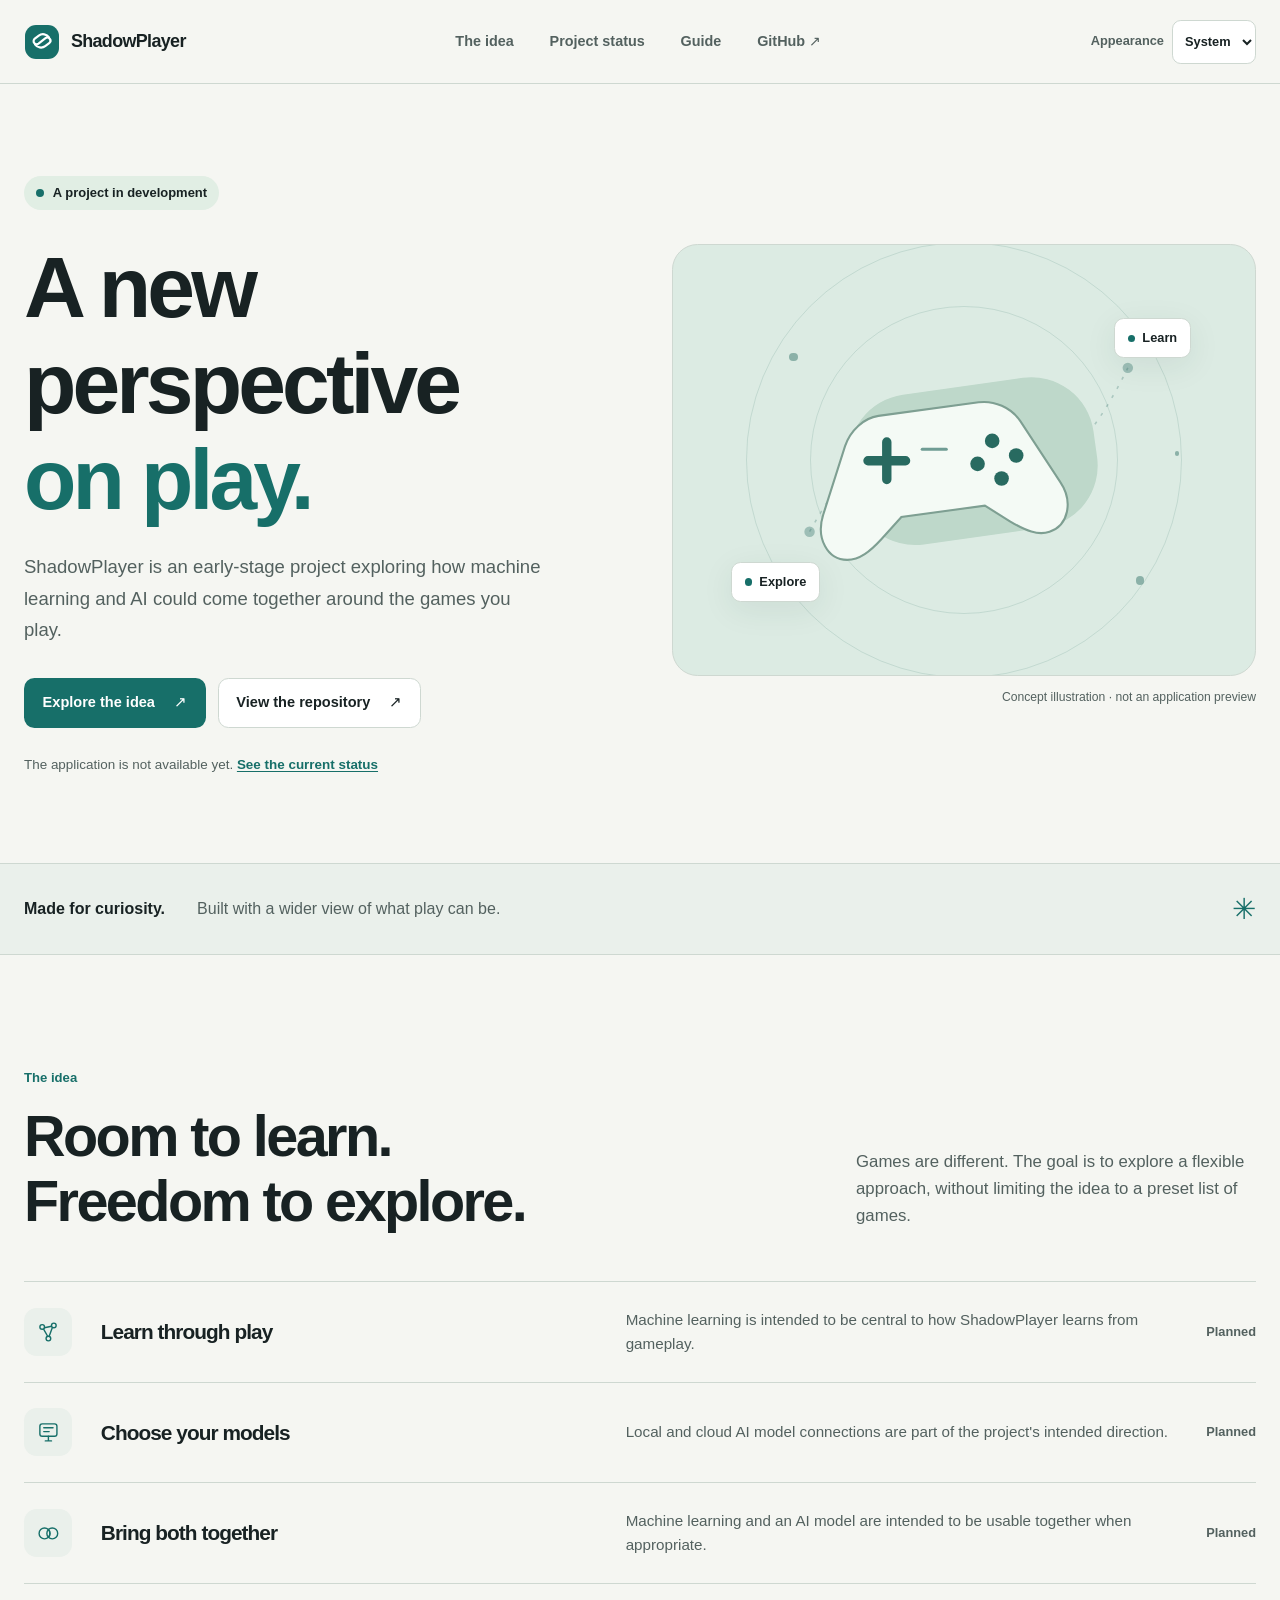
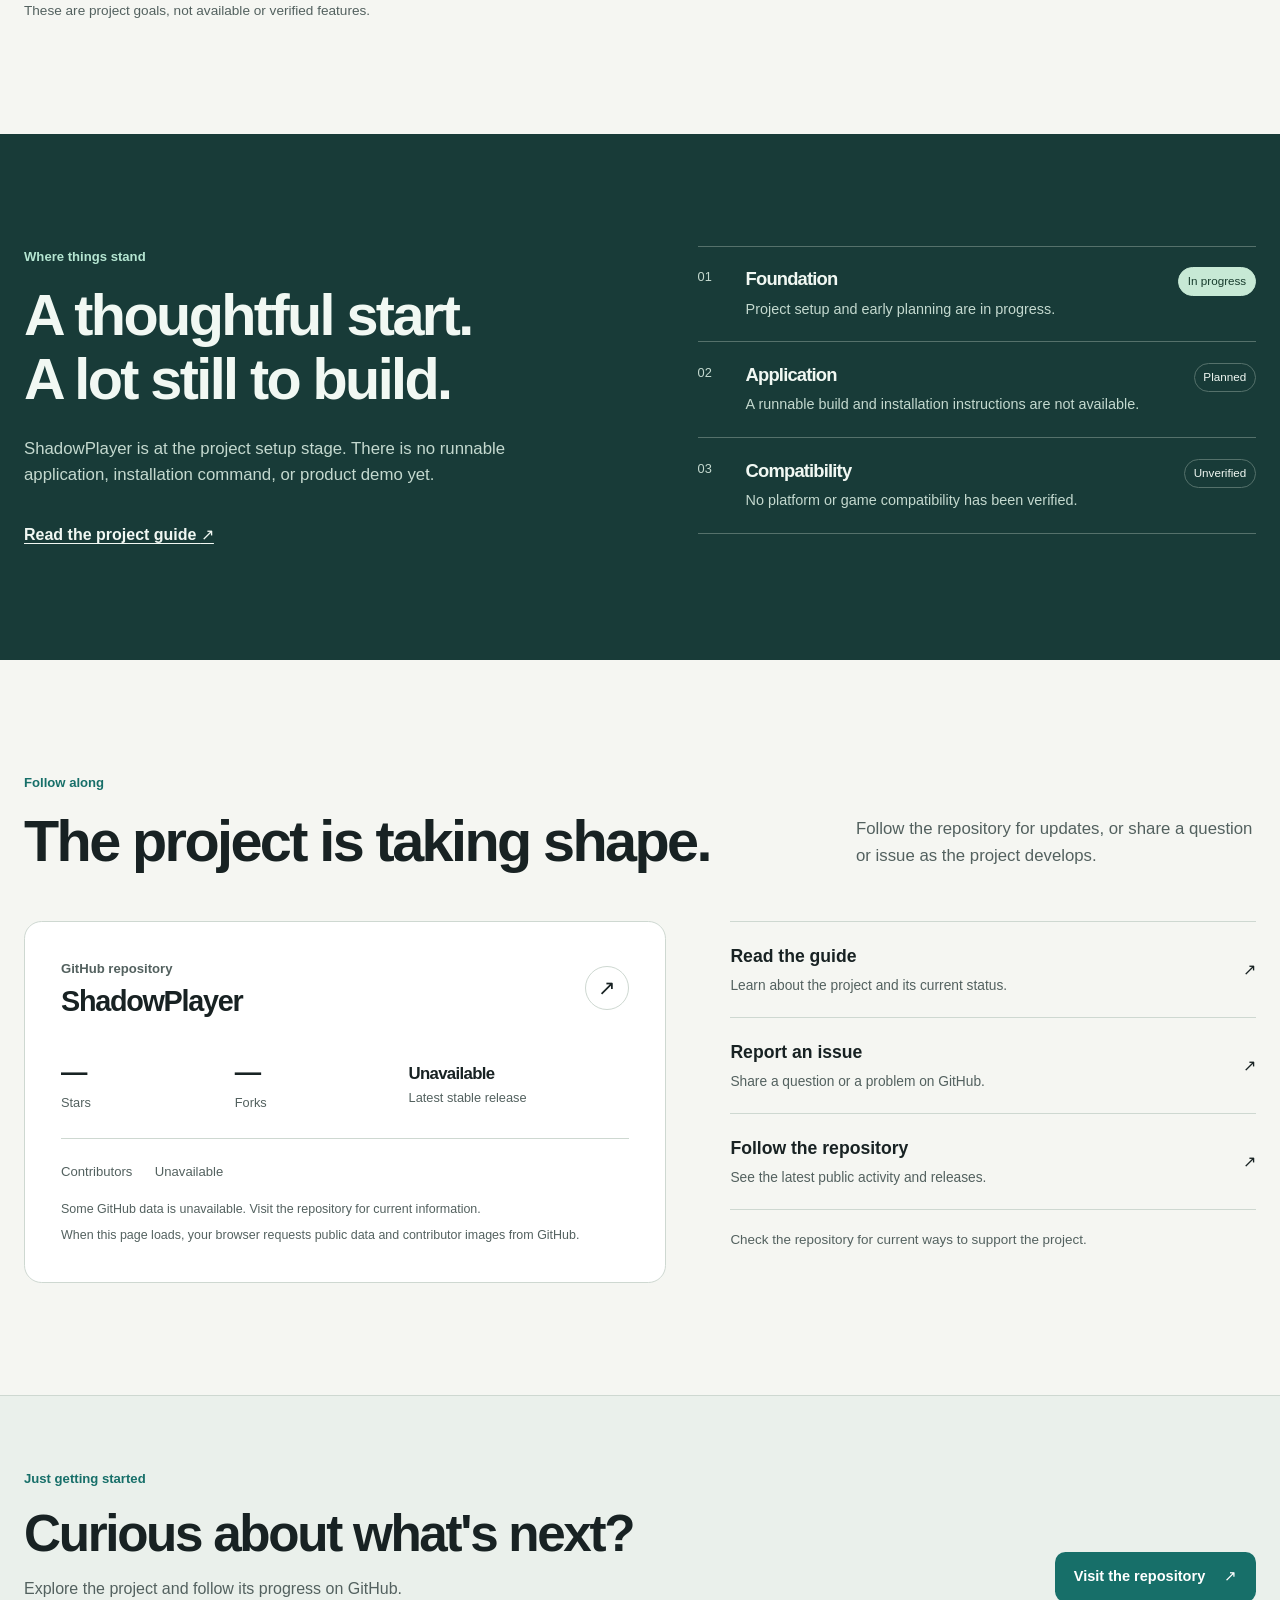
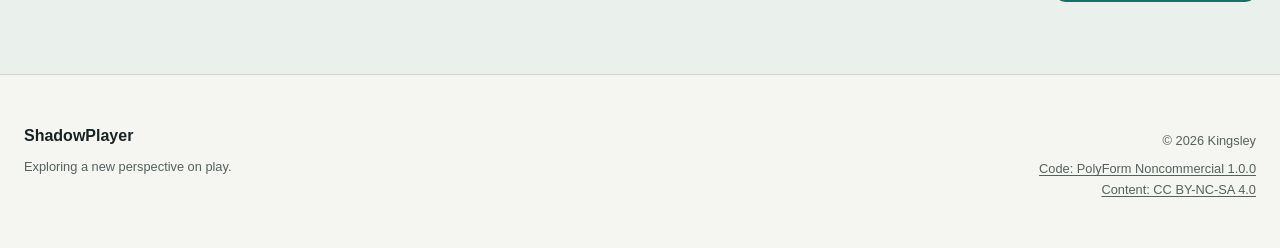
<file: index.html>
<!doctype html>
<html lang="en">
<head>
  <meta charset="utf-8">
  <meta name="viewport" content="width=device-width, initial-scale=1">
  <meta name="description" content="Meet ShadowPlayer, an early-stage project exploring machine learning and AI for gameplay.">
  <meta name="color-scheme" content="light dark">
  <title>ShadowPlayer — A new perspective on play</title>
  <link rel="icon" type="image/svg+xml" href="assets/favicon.svg">
  <link rel="stylesheet" href="assets/site.css">
  <script src="assets/site.js" defer></script>
</head>
<body>
  <!-- Authored by: OpenAI-Codex_Responsible: Website -->
  <a class="skip-link" href="#main">Skip to content</a>
  <header class="site-header">
    <div class="wrap header-inner">
      <a class="brand" href="./" aria-label="ShadowPlayer home">
        <svg class="brand-mark" viewBox="0 0 36 36" aria-hidden="true"><rect x="1" y="1" width="34" height="34" rx="11" fill="currentColor"/><path d="M11 20.5c2.2 3.2 7 4.1 10.2 1.7l4-3.1c1.4-1.1 1.6-3 .5-4.4a3.1 3.1 0 0 0-4.2-.5l-7 5.4a3.1 3.1 0 0 1-4.2-.5 3.1 3.1 0 0 1 .5-4.4l4-3.1c3.2-2.4 8-1.5 10.2 1.7" fill="none" stroke="var(--mark-ink)" stroke-width="2.2" stroke-linecap="round"/></svg>
        <span>ShadowPlayer</span>
      </a>
      <nav class="site-nav" aria-label="Main navigation">
        <a href="#approach">The idea</a>
        <a href="#status">Project status</a>
        <a href="guide.html">Guide</a>
        <a href="https://github.com/KingsleyHK0323/ShadowPlayer">GitHub <span aria-hidden="true">↗</span></a>
      </nav>
      <div class="theme-picker" hidden>
        <label for="theme-select">Appearance</label>
        <select id="theme-select" aria-label="Appearance">
          <option value="system">System</option>
          <option value="light">Light</option>
          <option value="dark">Dark</option>
        </select>
      </div>
    </div>
  </header>

  <main id="main">
    <section class="hero wrap" aria-labelledby="hero-title">
      <div class="hero-copy">
        <p class="status-pill"><span class="status-dot" aria-hidden="true"></span> A project in development</p>
        <h1 id="hero-title">A new perspective <span>on play.</span></h1>
        <p class="hero-lead">ShadowPlayer is an early-stage project exploring how machine learning and AI could come together around the games you play.</p>
        <div class="button-row">
          <a class="button button-primary" href="#approach">Explore the idea <span aria-hidden="true">↗</span></a>
          <a class="button button-quiet" href="https://github.com/KingsleyHK0323/ShadowPlayer">View the repository <span aria-hidden="true">↗</span></a>
        </div>
        <p class="hero-footnote">The application is not available yet. <a href="#status">See the current status</a></p>
      </div>
      <figure class="hero-figure">
        <div class="illustration" aria-hidden="true">
          <div class="orbit orbit-one"></div><div class="orbit orbit-two"></div>
          <div class="orbit-label orbit-label-top"><span></span> Learn</div>
          <div class="orbit-label orbit-label-bottom"><span></span> Explore</div>
          <svg class="hero-art" viewBox="0 0 460 400" fill="none">
            <path d="M82 269C141 163 198 135 245 171S326 235 387 112" stroke="currentColor" stroke-width="1.5" stroke-dasharray="3 7" opacity=".28"/>
            <circle cx="82" cy="269" r="5" fill="currentColor" opacity=".35"/><circle cx="387" cy="112" r="5" fill="currentColor" opacity=".35"/>
            <g transform="translate(86 113)">
              <rect x="26" y="33" width="236" height="145" rx="60" transform="rotate(-8 26 33)" fill="var(--art-shadow)"/>
              <path d="M62 45C48 47 35 59 30 74L9 140c-7 22 4 43 23 43 12 0 22-8 33-20l19-21 80-11 24 15c15 9 27 14 38 10 18-6 23-29 10-48l-38-58c-9-13-25-20-40-18L62 45Z" fill="var(--art-body)" stroke="var(--art-edge)" stroke-width="2"/>
              <path d="M70 70v36M52 88h36" stroke="var(--art-ink)" stroke-width="9" stroke-linecap="round"/>
              <circle cx="171" cy="69" r="7" fill="var(--art-ink)"/><circle cx="194" cy="83" r="7" fill="var(--art-ink)"/><circle cx="157" cy="91" r="7" fill="var(--art-ink)"/><circle cx="180" cy="105" r="7" fill="var(--art-ink)"/>
              <path d="M104 77h23" stroke="var(--art-ink)" stroke-width="3" stroke-linecap="round" opacity=".65"/>
            </g>
          </svg>
          <div class="signal signal-one"></div><div class="signal signal-two"></div><div class="signal signal-three"></div>
        </div>
        <figcaption>Concept illustration · not an application preview</figcaption>
      </figure>
    </section>

    <section class="intro-band" aria-label="Project introduction">
      <div class="wrap intro-band-inner"><p>Made for curiosity.</p><p>Built with a wider view of what play can be.</p><span aria-hidden="true">✳</span></div>
    </section>

    <section class="section wrap approach" id="approach" aria-labelledby="approach-title">
      <div class="section-heading">
        <div><p class="eyebrow">The idea</p><h2 id="approach-title">Room to learn.<br>Freedom to explore.</h2></div>
        <p>Games are different. The goal is to explore a flexible approach, without limiting the idea to a preset list of games.</p>
      </div>
      <div class="feature-list">
        <article class="feature-row"><div class="feature-icon" aria-hidden="true"><svg viewBox="0 0 32 32"><circle cx="8" cy="9" r="3"/><circle cx="23" cy="7" r="3"/><circle cx="16" cy="24" r="3"/><path d="m11 10 9-2M10 12l5 9m6-11-4 11"/></svg></div><h3>Learn through play</h3><p>Machine learning is intended to be central to how ShadowPlayer learns from gameplay.</p><span class="planned">Planned</span></article>
        <article class="feature-row"><div class="feature-icon" aria-hidden="true"><svg viewBox="0 0 32 32"><rect x="5" y="5" width="22" height="16" rx="3"/><path d="M12 27h8m-4-6v6M10 10h12m-12 5h7"/></svg></div><h3>Choose your models</h3><p>Local and cloud AI model connections are part of the project's intended direction.</p><span class="planned">Planned</span></article>
        <article class="feature-row"><div class="feature-icon" aria-hidden="true"><svg viewBox="0 0 32 32"><circle cx="11" cy="16" r="7"/><circle cx="21" cy="16" r="7"/><path d="M16 11.1a7 7 0 0 1 0 9.8"/></svg></div><h3>Bring both together</h3><p>Machine learning and an AI model are intended to be usable together when appropriate.</p><span class="planned">Planned</span></article>
      </div>
      <p class="section-note">These are project goals, not available or verified features.</p>
    </section>

    <section class="section status-section" id="status" aria-labelledby="status-title">
      <div class="wrap status-grid">
        <div><p class="eyebrow">Where things stand</p><h2 id="status-title">A thoughtful start.<br>A lot still to build.</h2><p class="status-copy">ShadowPlayer is at the project setup stage. There is no runnable application, installation command, or product demo yet.</p><a class="text-link" href="guide.html#current-status">Read the project guide <span aria-hidden="true">↗</span></a></div>
        <div class="status-notes"><div><span class="status-number">01</span><div><h3>Foundation</h3><p>Project setup and early planning are in progress.</p></div><span class="stage stage-current">In progress</span></div><div><span class="status-number">02</span><div><h3>Application</h3><p>A runnable build and installation instructions are not available.</p></div><span class="stage">Planned</span></div><div><span class="status-number">03</span><div><h3>Compatibility</h3><p>No platform or game compatibility has been verified.</p></div><span class="stage">Unverified</span></div></div>
      </div>
    </section>

    <section class="section wrap community" id="community" aria-labelledby="community-title">
      <div class="section-heading"><div><p class="eyebrow">Follow along</p><h2 id="community-title">The project is taking shape.</h2></div><p>Follow the repository for updates, or share a question or issue as the project develops.</p></div>
      <div class="community-grid">
        <div class="repo-panel">
          <div class="repo-heading"><div><p class="small-label">GitHub repository</p><h3>ShadowPlayer</h3></div><a class="round-link" href="https://github.com/KingsleyHK0323/ShadowPlayer" aria-label="View the ShadowPlayer repository">↗</a></div>
          <div class="stat-grid" aria-label="Repository statistics"><div><strong data-stat="stars">—</strong><span>Stars</span></div><div><strong data-stat="forks">—</strong><span>Forks</span></div><div><strong class="release-stat" data-stat="release">—</strong><span>Latest stable release</span></div></div>
          <div class="contributors"><span>Contributors</span><ul class="avatar-list" data-contributors aria-label="Contributors"></ul><span class="contributor-empty" data-contributor-status>Unavailable</span></div>
          <p class="api-status" data-api-status aria-live="polite">GitHub data requires JavaScript. <a href="https://github.com/KingsleyHK0323/ShadowPlayer">View on GitHub</a>.</p>
          <p class="privacy-note">When this page loads, your browser requests public data and contributor images from GitHub.</p>
        </div>
        <div class="community-links"><a href="guide.html"><span><strong>Read the guide</strong><small>Learn about the project and its current status.</small></span><span aria-hidden="true">↗</span></a><a href="https://github.com/KingsleyHK0323/ShadowPlayer/issues"><span><strong>Report an issue</strong><small>Share a question or a problem on GitHub.</small></span><span aria-hidden="true">↗</span></a><a href="https://github.com/KingsleyHK0323/ShadowPlayer"><span><strong>Follow the repository</strong><small>See the latest public activity and releases.</small></span><span aria-hidden="true">↗</span></a><p>Check the repository for current ways to support the project.</p></div>
      </div>
    </section>

    <section class="closing"><div class="wrap closing-inner"><div><p class="eyebrow">Just getting started</p><h2>Curious about what's next?</h2><p>Explore the project and follow its progress on GitHub.</p></div><a class="button button-primary" href="https://github.com/KingsleyHK0323/ShadowPlayer">Visit the repository <span aria-hidden="true">↗</span></a></div></section>
  </main>
  <footer class="site-footer"><div class="wrap footer-inner"><div><a class="footer-brand" href="./">ShadowPlayer</a><p>Exploring a new perspective on play.</p></div><div><p>© 2026 Kingsley</p><p><a href="https://polyformproject.org/licenses/noncommercial/1.0.0">Code: PolyForm Noncommercial 1.0.0</a><br><a href="https://creativecommons.org/licenses/by-nc-sa/4.0/">Content: CC BY-NC-SA 4.0</a></p></div></div></footer>
</body>
</html>
</file>
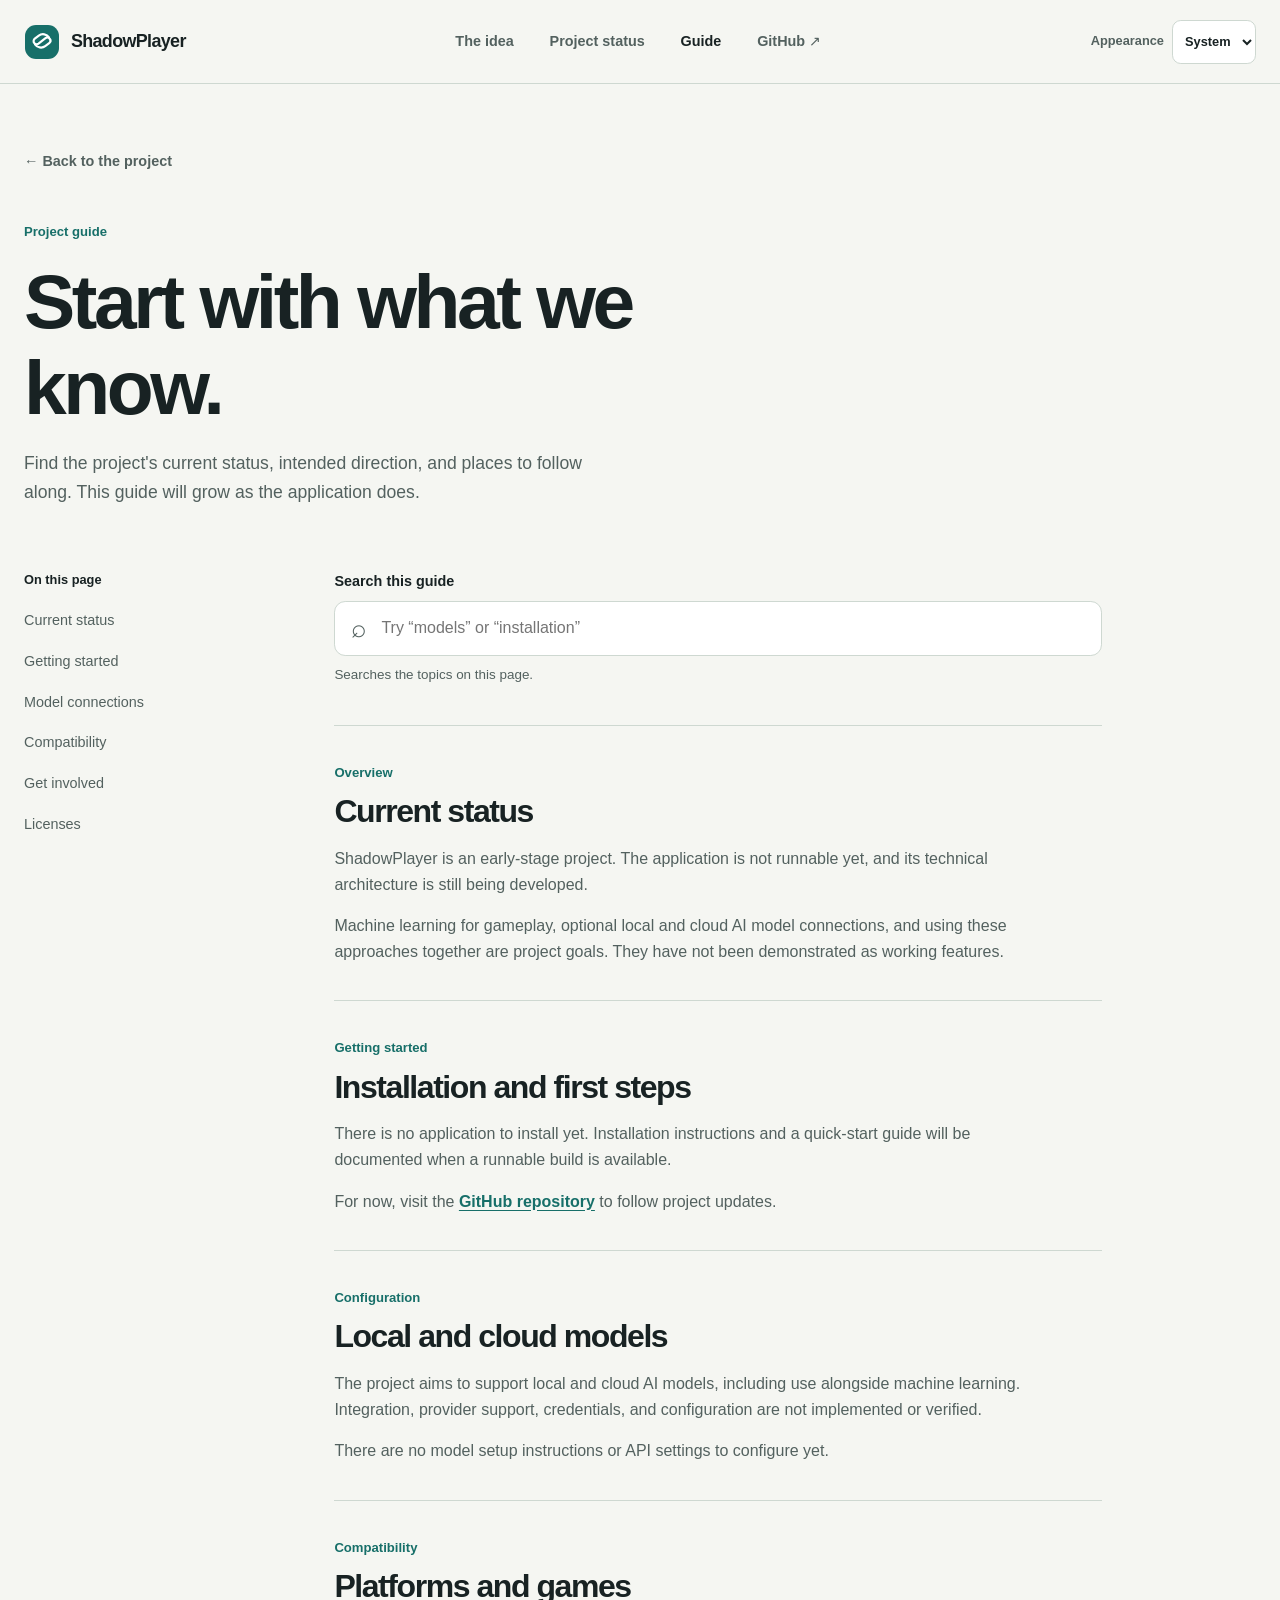
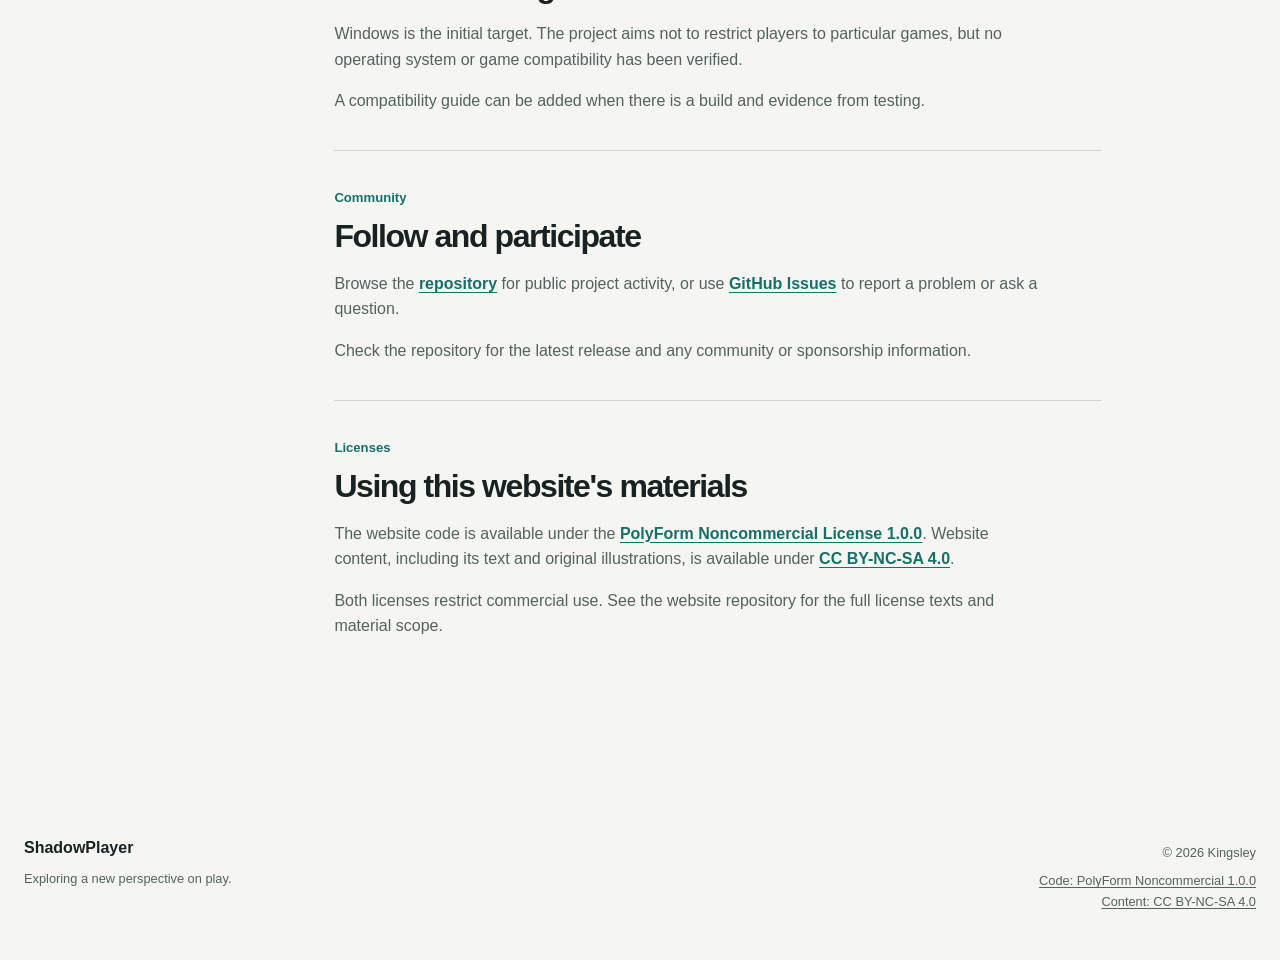
<file: guide.html>
<!doctype html>
<html lang="en">
<head>
  <meta charset="utf-8">
  <meta name="viewport" content="width=device-width, initial-scale=1">
  <meta name="description" content="A guide to the ShadowPlayer project, its current status, and ways to follow its progress.">
  <meta name="color-scheme" content="light dark">
  <title>Project guide — ShadowPlayer</title>
  <link rel="icon" type="image/svg+xml" href="assets/favicon.svg">
  <link rel="stylesheet" href="assets/site.css">
  <script src="assets/site.js" defer></script>
</head>
<body>
  <!-- Authored by: OpenAI-Codex_Responsible: Website -->
  <a class="skip-link" href="#main">Skip to content</a>
  <header class="site-header"><div class="wrap header-inner">
    <a class="brand" href="./" aria-label="ShadowPlayer home"><svg class="brand-mark" viewBox="0 0 36 36" aria-hidden="true"><rect x="1" y="1" width="34" height="34" rx="11" fill="currentColor"/><path d="M11 20.5c2.2 3.2 7 4.1 10.2 1.7l4-3.1c1.4-1.1 1.6-3 .5-4.4a3.1 3.1 0 0 0-4.2-.5l-7 5.4a3.1 3.1 0 0 1-4.2-.5 3.1 3.1 0 0 1 .5-4.4l4-3.1c3.2-2.4 8-1.5 10.2 1.7" fill="none" stroke="var(--mark-ink)" stroke-width="2.2" stroke-linecap="round"/></svg><span>ShadowPlayer</span></a>
    <nav class="site-nav" aria-label="Main navigation"><a href="./#approach">The idea</a><a href="./#status">Project status</a><a href="guide.html" aria-current="page">Guide</a><a href="https://github.com/KingsleyHK0323/ShadowPlayer">GitHub <span aria-hidden="true">↗</span></a></nav>
    <div class="theme-picker" hidden><label for="theme-select">Appearance</label><select id="theme-select" aria-label="Appearance"><option value="system">System</option><option value="light">Light</option><option value="dark">Dark</option></select></div>
  </div></header>
  <main id="main" class="guide-main wrap">
    <div class="guide-heading"><a class="back-link" href="./">← Back to the project</a><p class="eyebrow">Project guide</p><h1>Start with what we know.</h1><p>Find the project's current status, intended direction, and places to follow along. This guide will grow as the application does.</p></div>
    <div class="guide-layout">
      <aside class="guide-aside" aria-label="Guide navigation"><p>On this page</p><nav><a href="#current-status">Current status</a><a href="#getting-started">Getting started</a><a href="#model-connections">Model connections</a><a href="#compatibility">Compatibility</a><a href="#participate">Get involved</a><a href="#licenses">Licenses</a></nav></aside>
      <div class="guide-content">
        <div class="guide-search" hidden><label for="guide-search">Search this guide</label><div class="search-field"><span aria-hidden="true">⌕</span><input id="guide-search" type="search" placeholder="Try “models” or “installation”" autocomplete="off"></div><p class="search-status" data-search-status aria-live="polite">Searches the topics on this page.</p></div>
        <div class="guide-topics">
          <article class="guide-topic" id="current-status" data-guide-topic><p class="topic-label">Overview</p><h2>Current status</h2><p>ShadowPlayer is an early-stage project. The application is not runnable yet, and its technical architecture is still being developed.</p><p>Machine learning for gameplay, optional local and cloud AI model connections, and using these approaches together are project goals. They have not been demonstrated as working features.</p></article>
          <article class="guide-topic" id="getting-started" data-guide-topic><p class="topic-label">Getting started</p><h2>Installation and first steps</h2><p>There is no application to install yet. Installation instructions and a quick-start guide will be documented when a runnable build is available.</p><p>For now, visit the <a href="https://github.com/KingsleyHK0323/ShadowPlayer">GitHub repository</a> to follow project updates.</p></article>
          <article class="guide-topic" id="model-connections" data-guide-topic><p class="topic-label">Configuration</p><h2>Local and cloud models</h2><p>The project aims to support local and cloud AI models, including use alongside machine learning. Integration, provider support, credentials, and configuration are not implemented or verified.</p><p>There are no model setup instructions or API settings to configure yet.</p></article>
          <article class="guide-topic" id="compatibility" data-guide-topic><p class="topic-label">Compatibility</p><h2>Platforms and games</h2><p>Windows is the initial target. The project aims not to restrict players to particular games, but no operating system or game compatibility has been verified.</p><p>A compatibility guide can be added when there is a build and evidence from testing.</p></article>
          <article class="guide-topic" id="participate" data-guide-topic><p class="topic-label">Community</p><h2>Follow and participate</h2><p>Browse the <a href="https://github.com/KingsleyHK0323/ShadowPlayer">repository</a> for public project activity, or use <a href="https://github.com/KingsleyHK0323/ShadowPlayer/issues">GitHub Issues</a> to report a problem or ask a question.</p><p>Check the repository for the latest release and any community or sponsorship information.</p></article>
          <article class="guide-topic" id="licenses" data-guide-topic><p class="topic-label">Licenses</p><h2>Using this website's materials</h2><p>The website code is available under the <a href="https://polyformproject.org/licenses/noncommercial/1.0.0">PolyForm Noncommercial License 1.0.0</a>. Website content, including its text and original illustrations, is available under <a href="https://creativecommons.org/licenses/by-nc-sa/4.0/">CC BY-NC-SA 4.0</a>.</p><p>Both licenses restrict commercial use. See the website repository for the full license texts and material scope.</p></article>
        </div>
        <p class="no-results" data-no-results hidden>No topics match your search. Try another word or clear the search.</p>
      </div>
    </div>
  </main>
  <footer class="site-footer"><div class="wrap footer-inner"><div><a class="footer-brand" href="./">ShadowPlayer</a><p>Exploring a new perspective on play.</p></div><div><p>© 2026 Kingsley</p><p><a href="https://polyformproject.org/licenses/noncommercial/1.0.0">Code: PolyForm Noncommercial 1.0.0</a><br><a href="https://creativecommons.org/licenses/by-nc-sa/4.0/">Content: CC BY-NC-SA 4.0</a></p></div></div></footer>
</body>
</html>
</file>
<file: assets/site.css>
/* Authored by: OpenAI-Codex_Responsible: Website */
:root {
  color-scheme: light;
  --bg: #f5f6f2;
  --surface: #ffffff;
  --surface-soft: #eaf0eb;
  --ink: #182223;
  --muted: #53615f;
  --line: #ced8d1;
  --accent: #176f69;
  --accent-hover: #115750;
  --on-accent: #ffffff;
  --mark-ink: #ffffff;
  --figure: #dcebe3;
  --art-body: #f4faf5;
  --art-edge: #7e9f92;
  --art-ink: #286a60;
  --art-shadow: #bed8ca;
  --night: #183b38;
  --night-text: #f1f8f3;
  --night-muted: #c4d9cf;
  --night-line: #55716b;
  --pill: #e1eee4;
  --ring: #176f69;
  font-family: "Segoe UI", "Trebuchet MS", sans-serif;
  font-synthesis: none;
}
@media (prefers-color-scheme: dark) {
  :root:not([data-theme="light"]) {
    color-scheme: dark;
    --bg: #10191b; --surface: #192628; --surface-soft: #1d302e;
    --ink: #e7efeb; --muted: #a9b9b5; --line: #435552;
    --accent: #79d4c4; --accent-hover: #a7eadc; --on-accent: #102622;
    --mark-ink: #102622; --figure: #223d39; --art-body: #b9d8ca;
    --art-edge: #7fa99a; --art-ink: #204d46; --art-shadow: #315b50;
    --night: #203f3b; --night-text: #f1f8f3; --night-muted: #c4d9cf;
    --night-line: #5d7971; --pill: #29473d; --ring: #a2e7d7;
  }
}
:root[data-theme="dark"] {
  color-scheme: dark;
  --bg: #10191b; --surface: #192628; --surface-soft: #1d302e;
  --ink: #e7efeb; --muted: #a9b9b5; --line: #435552;
  --accent: #79d4c4; --accent-hover: #a7eadc; --on-accent: #102622;
  --mark-ink: #102622; --figure: #223d39; --art-body: #b9d8ca;
  --art-edge: #7fa99a; --art-ink: #204d46; --art-shadow: #315b50;
  --night: #203f3b; --night-text: #f1f8f3; --night-muted: #c4d9cf;
  --night-line: #5d7971; --pill: #29473d; --ring: #a2e7d7;
}
*, *::before, *::after { box-sizing: border-box; }
html { scroll-padding-top: 1.5rem; }
body { margin: 0; background: var(--bg); color: var(--ink); font-size: 1rem; line-height: 1.6; }
button, input, select { font: inherit; }
a { color: inherit; text-underline-offset: .18em; }
a:hover { color: var(--accent); }
:focus-visible { outline: 3px solid var(--ring); outline-offset: 4px; }
[hidden] { display: none !important; }
.wrap { width: min(100% - 3rem, 78rem); margin-inline: auto; }
.skip-link { position: absolute; z-index: 20; top: .75rem; left: .75rem; padding: .6rem 1rem; transform: translateY(-200%); background: var(--surface); color: var(--ink); border: 2px solid var(--ink); border-radius: .5rem; }
.skip-link:focus { transform: translateY(0); }
.site-header { border-bottom: 1px solid var(--line); }
.header-inner { min-height: 5.2rem; display: flex; align-items: center; gap: 2rem; }
.brand { display: inline-flex; flex-shrink: 0; align-items: center; gap: .68rem; font-size: 1.12rem; font-weight: 700; letter-spacing: -.035em; text-decoration: none; }
.brand-mark { width: 2.25rem; height: 2.25rem; color: var(--accent); }
.site-nav { display: flex; align-items: center; justify-content: center; flex: 1; gap: clamp(1rem, 2.8vw, 2.5rem); }
.site-nav a { display: inline-flex; align-items: center; min-height: 2.75rem; gap: .25rem; color: var(--muted); font-size: .9rem; font-weight: 600; text-decoration: none; white-space: nowrap; }
.site-nav a:hover, .site-nav [aria-current="page"] { color: var(--ink); }
.theme-picker { display: flex; align-items: center; gap: .5rem; flex-shrink: 0; color: var(--muted); font-size: .8rem; font-weight: 600; }
.theme-picker select { max-width: 6rem; min-height: 2.75rem; border: 1px solid var(--line); border-radius: .55rem; background: var(--surface); color: var(--ink); padding: .35rem .5rem; cursor: pointer; }
.hero { min-height: 38rem; display: grid; grid-template-columns: 1fr 1fr; gap: clamp(2rem, 5vw, 6rem); align-items: center; padding-block: 5.75rem 5.5rem; }
.hero-copy { max-width: 37rem; }
.status-pill { display: inline-flex; align-items: center; gap: .55rem; margin: 0 0 1.8rem; padding: .42rem .75rem; border-radius: 100px; background: var(--pill); color: var(--ink); font-size: .81rem; font-weight: 650; }
.status-dot { width: .5rem; height: .5rem; border-radius: 50%; background: var(--accent); }
h1, h2, h3, p, figure { margin-top: 0; }
h1, h2, h3 { line-height: 1.12; letter-spacing: -.045em; }
.hero h1 { margin-bottom: 1.5rem; max-width: 10ch; font-size: clamp(3.5rem, 6.7vw, 6.2rem); font-weight: 650; }
.hero h1 span { display: block; color: var(--accent); }
.hero-lead { max-width: 33rem; margin-bottom: 2rem; color: var(--muted); font-size: clamp(1.05rem, 1.45vw, 1.2rem); line-height: 1.7; }
.button-row { display: flex; flex-wrap: wrap; gap: .75rem; }
.button { min-height: 3.15rem; display: inline-flex; align-items: center; justify-content: center; gap: 1.2rem; padding: .8rem 1.1rem; border: 1px solid transparent; border-radius: .65rem; font-size: .91rem; font-weight: 700; line-height: 1.2; text-decoration: none; }
.button-primary { background: var(--accent); color: var(--on-accent); }
.button-primary:hover { background: var(--accent-hover); color: var(--on-accent); }
.button-quiet { background: var(--surface); border-color: var(--line); color: var(--ink); }
.button-quiet:hover { border-color: var(--accent); }
.hero-footnote { margin: 1.6rem 0 0; color: var(--muted); font-size: .84rem; }
.hero-footnote a, .guide-topic a { color: var(--accent); font-weight: 650; }
.hero-figure { margin: 0; }
.illustration { position: relative; display: grid; min-height: 27rem; overflow: hidden; place-items: center; isolation: isolate; border: 1px solid var(--line); border-radius: 1.6rem; background: var(--figure); color: var(--art-ink); }
.hero-art { z-index: 2; width: min(92%, 30rem); height: auto; }
.orbit { position: absolute; width: 75%; aspect-ratio: 1; border: 1px solid currentColor; border-radius: 50%; opacity: .14; }
.orbit-two { width: 53%; }
.orbit-label { position: absolute; z-index: 3; display: flex; align-items: center; gap: .45rem; padding: .55rem .8rem; border: 1px solid var(--line); border-radius: .6rem; background: var(--surface); color: var(--ink); font-size: .8rem; font-weight: 650; box-shadow: 0 .5rem 2rem #173d3014; }
.orbit-label span { width: .45rem; height: .45rem; border-radius: 50%; background: var(--accent); }
.orbit-label-top { top: 17%; right: 11%; }
.orbit-label-bottom { bottom: 17%; left: 10%; }
.signal { position: absolute; width: .55rem; height: .55rem; border-radius: 50%; background: currentColor; opacity: .45; }
.signal-one { top: 25%; left: 20%; }.signal-two { right: 19%; bottom: 21%; }.signal-three { right: 13%; top: 48%; width: .3rem; height: .3rem; }
.hero-figure figcaption { margin-top: .75rem; color: var(--muted); font-size: .76rem; text-align: right; }
.intro-band { border-block: 1px solid var(--line); background: var(--surface-soft); }
.intro-band-inner { min-height: 5.6rem; display: flex; align-items: center; gap: 2rem; }
.intro-band p { margin: 0; }.intro-band p:first-child { font-weight: 700; }.intro-band p:nth-child(2) { color: var(--muted); }.intro-band span { margin-left: auto; color: var(--accent); font-size: 1.8rem; }
.section { padding-block: 7rem; }
.section-heading { display: grid; grid-template-columns: 1fr minmax(15rem, 25rem); gap: 2rem; align-items: end; margin-bottom: 3rem; }
.section-heading > p { margin: 0 0 .2rem; color: var(--muted); font-size: 1.05rem; }
.eyebrow, .topic-label, .small-label { margin: 0 0 1rem; color: var(--accent); font-size: .82rem; font-weight: 700; }
.section h2, .closing h2 { margin-bottom: 0; font-size: clamp(2.45rem, 4.5vw, 4.1rem); font-weight: 650; }
.feature-list { border-top: 1px solid var(--line); }
.feature-row { display: grid; grid-template-columns: 3.3rem minmax(12rem, .9fr) minmax(16rem, 1fr) auto; gap: 1.5rem; align-items: center; padding: 1.6rem 0; border-bottom: 1px solid var(--line); }
.feature-icon { display: grid; width: 3rem; height: 3rem; place-items: center; border-radius: .8rem; background: var(--surface-soft); color: var(--accent); }
.feature-icon svg { width: 1.55rem; height: 1.55rem; fill: none; stroke: currentColor; stroke-linecap: round; stroke-linejoin: round; stroke-width: 1.8; }
.feature-row h3 { margin: 0; font-size: 1.3rem; }.feature-row p { margin: 0; color: var(--muted); font-size: .95rem; }
.planned { color: var(--muted); font-size: .8rem; font-weight: 650; }
.section-note { margin: 1rem 0 0; color: var(--muted); font-size: .85rem; }
.status-section { background: var(--night); color: var(--night-text); }
.status-section :focus-visible { outline-color: #b5e6d2; }
.status-grid { display: grid; grid-template-columns: 1fr 1fr; gap: clamp(3rem, 9vw, 9rem); }
.status-section .eyebrow { color: #b5e6d2; }.status-section h2 { margin-bottom: 1.5rem; }
.status-copy { max-width: 33rem; color: var(--night-muted); font-size: 1.05rem; }
.text-link { display: inline-block; margin-top: 1rem; color: var(--night-text); font-weight: 700; }.text-link:hover { color: #c5eedc; }
.status-notes > div { display: grid; grid-template-columns: 2rem 1fr auto; gap: 1rem; align-items: start; padding: 1.3rem 0; border-bottom: 1px solid var(--night-line); }
.status-notes > div:first-child { border-top: 1px solid var(--night-line); }
.status-notes h3 { margin: .1rem 0 .5rem; font-size: 1.15rem; }.status-notes p { margin: 0; color: var(--night-muted); font-size: .9rem; }
.status-number { color: var(--night-muted); font-size: .8rem; }.stage { padding: .25rem .55rem; border: 1px solid var(--night-line); border-radius: 2rem; color: var(--night-text); font-size: .73rem; white-space: nowrap; }.stage-current { background: #c7e9d5; color: #173b2c; border-color: #c7e9d5; }
.community-grid { display: grid; grid-template-columns: 1.1fr .9fr; gap: 4rem; align-items: start; }
.repo-panel { padding: clamp(1.5rem, 3vw, 2.25rem); border: 1px solid var(--line); border-radius: 1.1rem; background: var(--surface); }
.repo-heading { display: flex; align-items: center; justify-content: space-between; }.repo-heading h3 { margin: 0; font-size: 1.8rem; }.small-label { color: var(--muted); margin-bottom: .35rem; }
.round-link { display: grid; width: 2.75rem; height: 2.75rem; place-items: center; border: 1px solid var(--line); border-radius: 50%; font-size: 1.3rem; text-decoration: none; }
.stat-grid { display: grid; grid-template-columns: 1fr 1fr 1.4fr; gap: 1rem; margin-top: 2.5rem; padding-bottom: 1.5rem; border-bottom: 1px solid var(--line); }
.stat-grid div { min-width: 0; }.stat-grid strong { display: block; overflow-wrap: anywhere; font-size: 1.65rem; letter-spacing: -.04em; line-height: 1.2; }.stat-grid .release-stat { font-size: 1.05rem; padding-top: .45rem; }.stat-grid span { color: var(--muted); font-size: .8rem; }
.contributors { display: flex; min-height: 3rem; flex-wrap: wrap; align-items: center; gap: .7rem; padding-top: 1rem; color: var(--muted); font-size: .82rem; }.avatar-list { display: flex; flex-wrap: wrap; padding: 0; margin: 0; list-style: none; }.avatar-list li + li { margin-left: -.35rem; }.avatar-list img { display: block; width: 2rem; height: 2rem; border: 2px solid var(--surface); border-radius: 50%; }.avatar-list a { display: block; border-radius: 50%; }
.api-status, .privacy-note { color: var(--muted); font-size: .78rem; }.api-status { margin: .8rem 0 .35rem; }.privacy-note { margin: 0; }
.community-links { border-top: 1px solid var(--line); }.community-links a { display: flex; min-height: 6rem; justify-content: space-between; align-items: center; gap: 1rem; padding: 1.2rem 0; border-bottom: 1px solid var(--line); text-decoration: none; }.community-links strong, .community-links small { display: block; }.community-links strong { font-size: 1.1rem; }.community-links small { margin-top: .3rem; color: var(--muted); font-size: .86rem; }.community-links > p { margin: 1.2rem 0 0; color: var(--muted); font-size: .84rem; }
.closing { padding-block: 4.5rem; background: var(--surface-soft); border-block: 1px solid var(--line); }.closing-inner { display: flex; align-items: end; justify-content: space-between; gap: 2rem; }.closing h2 { font-size: clamp(2.2rem, 4vw, 3.5rem); }.closing p:last-child { margin: .9rem 0 0; color: var(--muted); }
.site-footer { padding-block: 3rem; }.footer-inner { display: flex; justify-content: space-between; gap: 2rem; }.footer-brand { font-weight: 700; text-decoration: none; }.footer-inner p { margin: .5rem 0 0; color: var(--muted); font-size: .8rem; }.footer-inner > div:last-child { text-align: right; }
.guide-main { padding-block: 4rem 7rem; }.guide-heading { max-width: 46rem; }.back-link { display: inline-block; margin-bottom: 3rem; color: var(--muted); font-size: .9rem; font-weight: 600; text-decoration: none; }.guide-heading h1 { margin-bottom: 1.2rem; font-size: clamp(3rem, 6vw, 5rem); font-weight: 650; }.guide-heading > p:last-child { max-width: 38rem; color: var(--muted); font-size: 1.1rem; }
.guide-layout { display: grid; grid-template-columns: 13rem minmax(0, 1fr); gap: clamp(3rem, 8vw, 8rem); margin-top: 4rem; }.guide-aside { align-self: start; position: sticky; top: 2rem; }.guide-aside p { margin-bottom: .7rem; font-size: .8rem; font-weight: 700; }.guide-aside nav { display: grid; gap: .1rem; }.guide-aside a { padding: .5rem 0; color: var(--muted); font-size: .9rem; text-decoration: none; }.guide-aside a:hover { color: var(--accent); }
.guide-content { min-width: 0; max-width: 48rem; }.guide-search { margin-bottom: 2.5rem; }.guide-search label { display: block; margin-bottom: .5rem; font-size: .9rem; font-weight: 700; }.search-field { display: flex; align-items: center; gap: .75rem; padding: 0 1rem; border: 1px solid var(--line); border-radius: .7rem; background: var(--surface); }.search-field:focus-within { outline: 3px solid var(--ring); outline-offset: 3px; }.search-field span { color: var(--muted); font-size: 1.6rem; }.search-field input { width: 100%; min-height: 3.3rem; border: 0; outline: 0; background: transparent; color: var(--ink); }.search-status, .no-results { margin: .5rem 0 0; color: var(--muted); font-size: .84rem; }
.guide-topic { padding-block: 2.25rem; border-top: 1px solid var(--line); scroll-margin-top: 2rem; }.guide-topic h2 { margin-bottom: 1rem; font-size: 2rem; }.guide-topic p:not(.topic-label) { max-width: 44rem; color: var(--muted); }.guide-topic p:last-child { margin-bottom: 0; }.topic-label { margin-bottom: .7rem; }
@media (max-width: 60rem) {
  .header-inner { flex-wrap: wrap; gap: .3rem 1rem; padding-block: 1rem; }.brand { flex: 1; }.site-nav { order: 3; flex: 1 0 100%; justify-content: flex-start; flex-wrap: wrap; gap: 0 clamp(.75rem, 4vw, 1.5rem); }.site-nav a { min-height: 2.75rem; }
  .hero { gap: 2rem; }.hero h1 { font-size: clamp(3.3rem, 7vw, 5rem); }.illustration { min-height: 23rem; }
  .feature-row { grid-template-columns: 3rem 1fr auto; }.feature-row p { grid-column: 2; }.planned { grid-column: 3; grid-row: 1; }
  .community-grid { gap: 2.5rem; }
}
@media (max-width: 45rem) {
  .wrap { width: min(100% - 2rem, 78rem); }.hero { grid-template-columns: 1fr; padding-block: 4rem; }.hero h1 { max-width: 12ch; font-size: clamp(3.2rem, 12vw, 5rem); }.illustration { min-height: 20rem; }.hero-figure figcaption { text-align: left; }
  .intro-band-inner { gap: .5rem 1.2rem; flex-wrap: wrap; padding-block: 1.25rem; }.intro-band p:nth-child(2) { flex-basis: 100%; order: 3; }.intro-band span { line-height: 1; }
  .section { padding-block: 4.5rem; }.section-heading, .status-grid, .community-grid { grid-template-columns: 1fr; gap: 1.5rem; }.section-heading { margin-bottom: 2rem; }.section-heading > p { max-width: 35rem; }.status-grid { gap: 3rem; }
  .feature-row { gap: .5rem 1rem; }.feature-row h3 { font-size: 1.15rem; }.feature-row p { grid-column: 2 / -1; }.planned { grid-column: 3; }
  .closing-inner, .footer-inner { align-items: flex-start; flex-direction: column; }.footer-inner > div:last-child { text-align: left; }
  .guide-main { padding-block: 3rem 4.5rem; }.back-link { margin-bottom: 2rem; }.guide-layout { grid-template-columns: 1fr; gap: 2rem; margin-top: 3rem; }.guide-aside { position: static; }.guide-aside nav { display: flex; flex-wrap: wrap; gap: .1rem 1.2rem; }.guide-aside a { min-height: 2.75rem; }
}
@media (max-width: 24rem) {
  .theme-picker label { display: none; }.status-notes > div { grid-template-columns: 1.5rem 1fr; }.status-notes .stage { grid-column: 2; justify-self: start; }.stat-grid { grid-template-columns: 1fr 1fr; }.stat-grid div:last-child { grid-column: 1 / -1; }
}
@media (prefers-reduced-motion: no-preference) {
  a, select { transition: color .16s ease, background-color .16s ease, border-color .16s ease; }
}
@media (prefers-contrast: more) {
  :root { --line: var(--muted); }
  :focus-visible { outline-width: 4px; }
  .button-quiet { border-color: var(--ink); }
}
@media (forced-colors: active) {
  .status-dot, .orbit-label span { background: CanvasText; }.illustration, .feature-icon, .status-section, .closing { border: 1px solid CanvasText; }.brand-mark { forced-color-adjust: auto; }.button { border: 1px solid ButtonText; }.stage-current { border: 1px solid CanvasText; }.search-field:focus-within, .status-section :focus-visible { outline-color: Highlight; }
}
</file>
